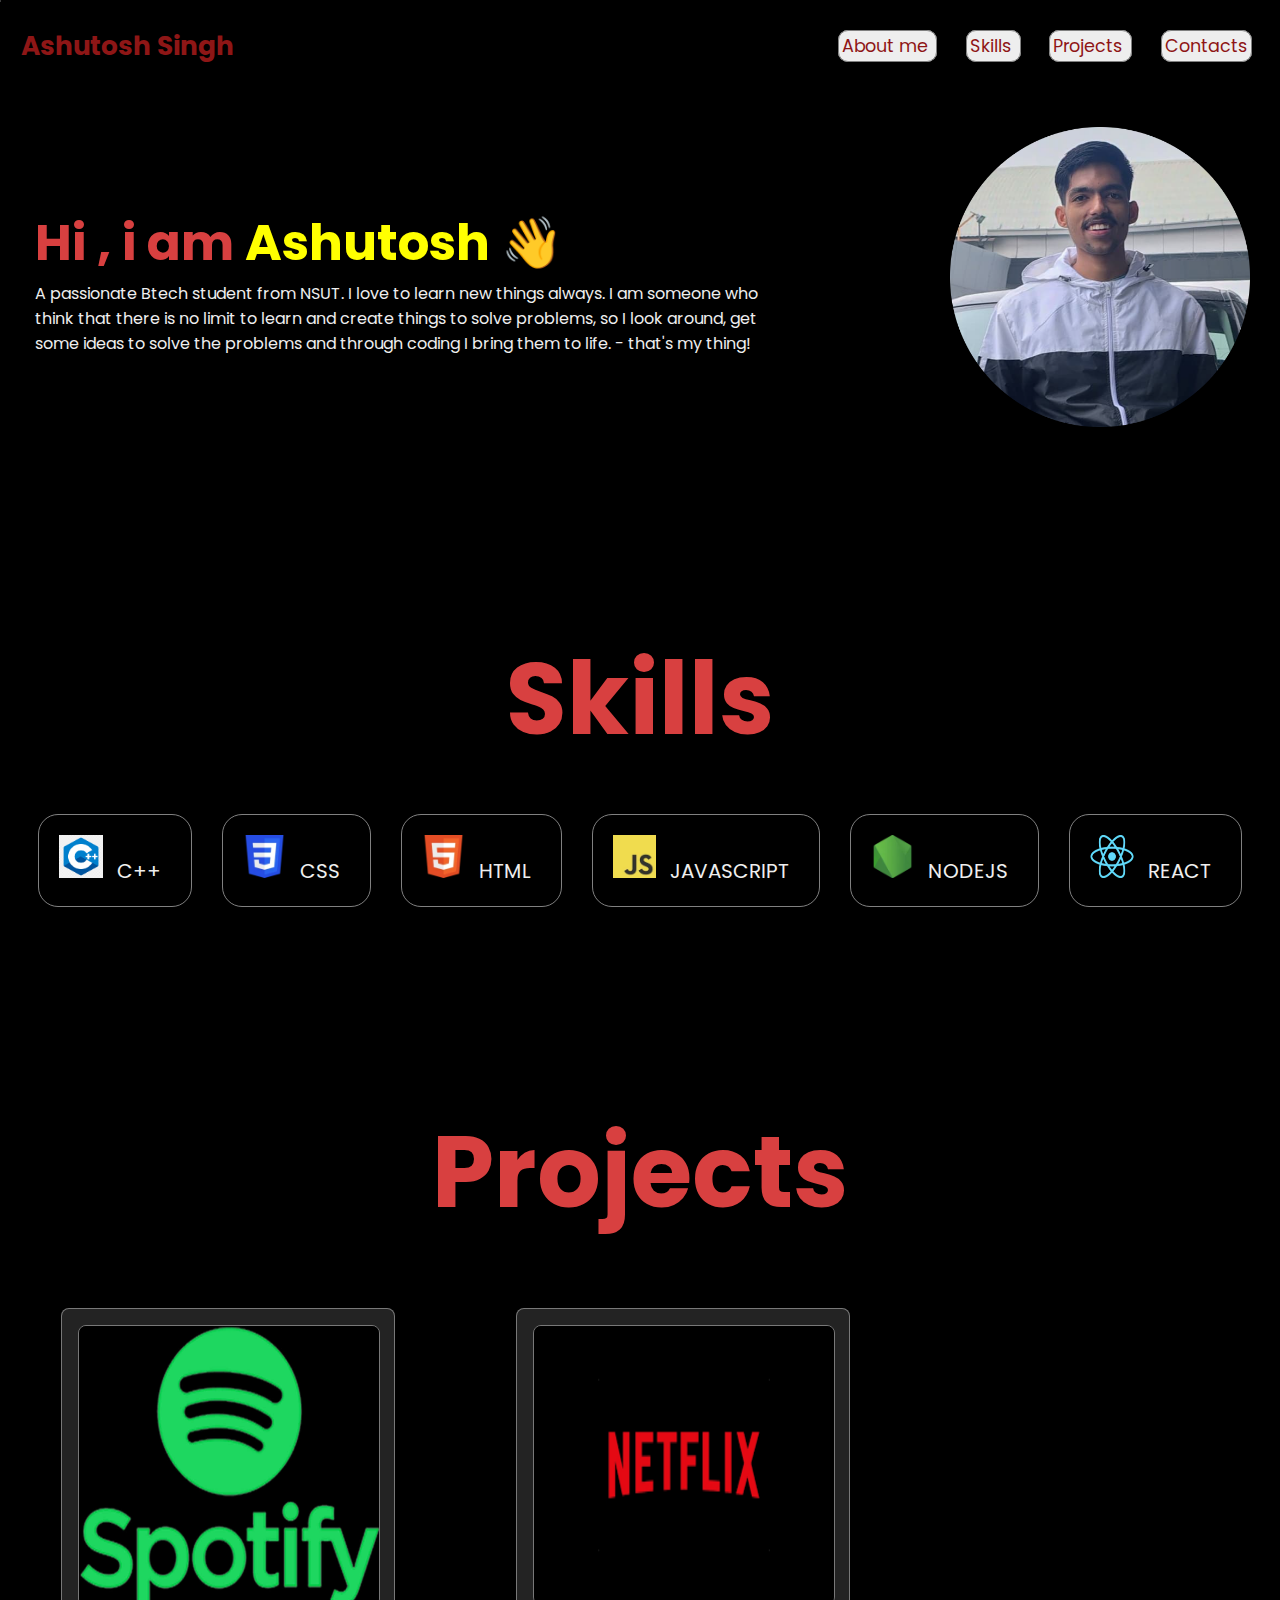
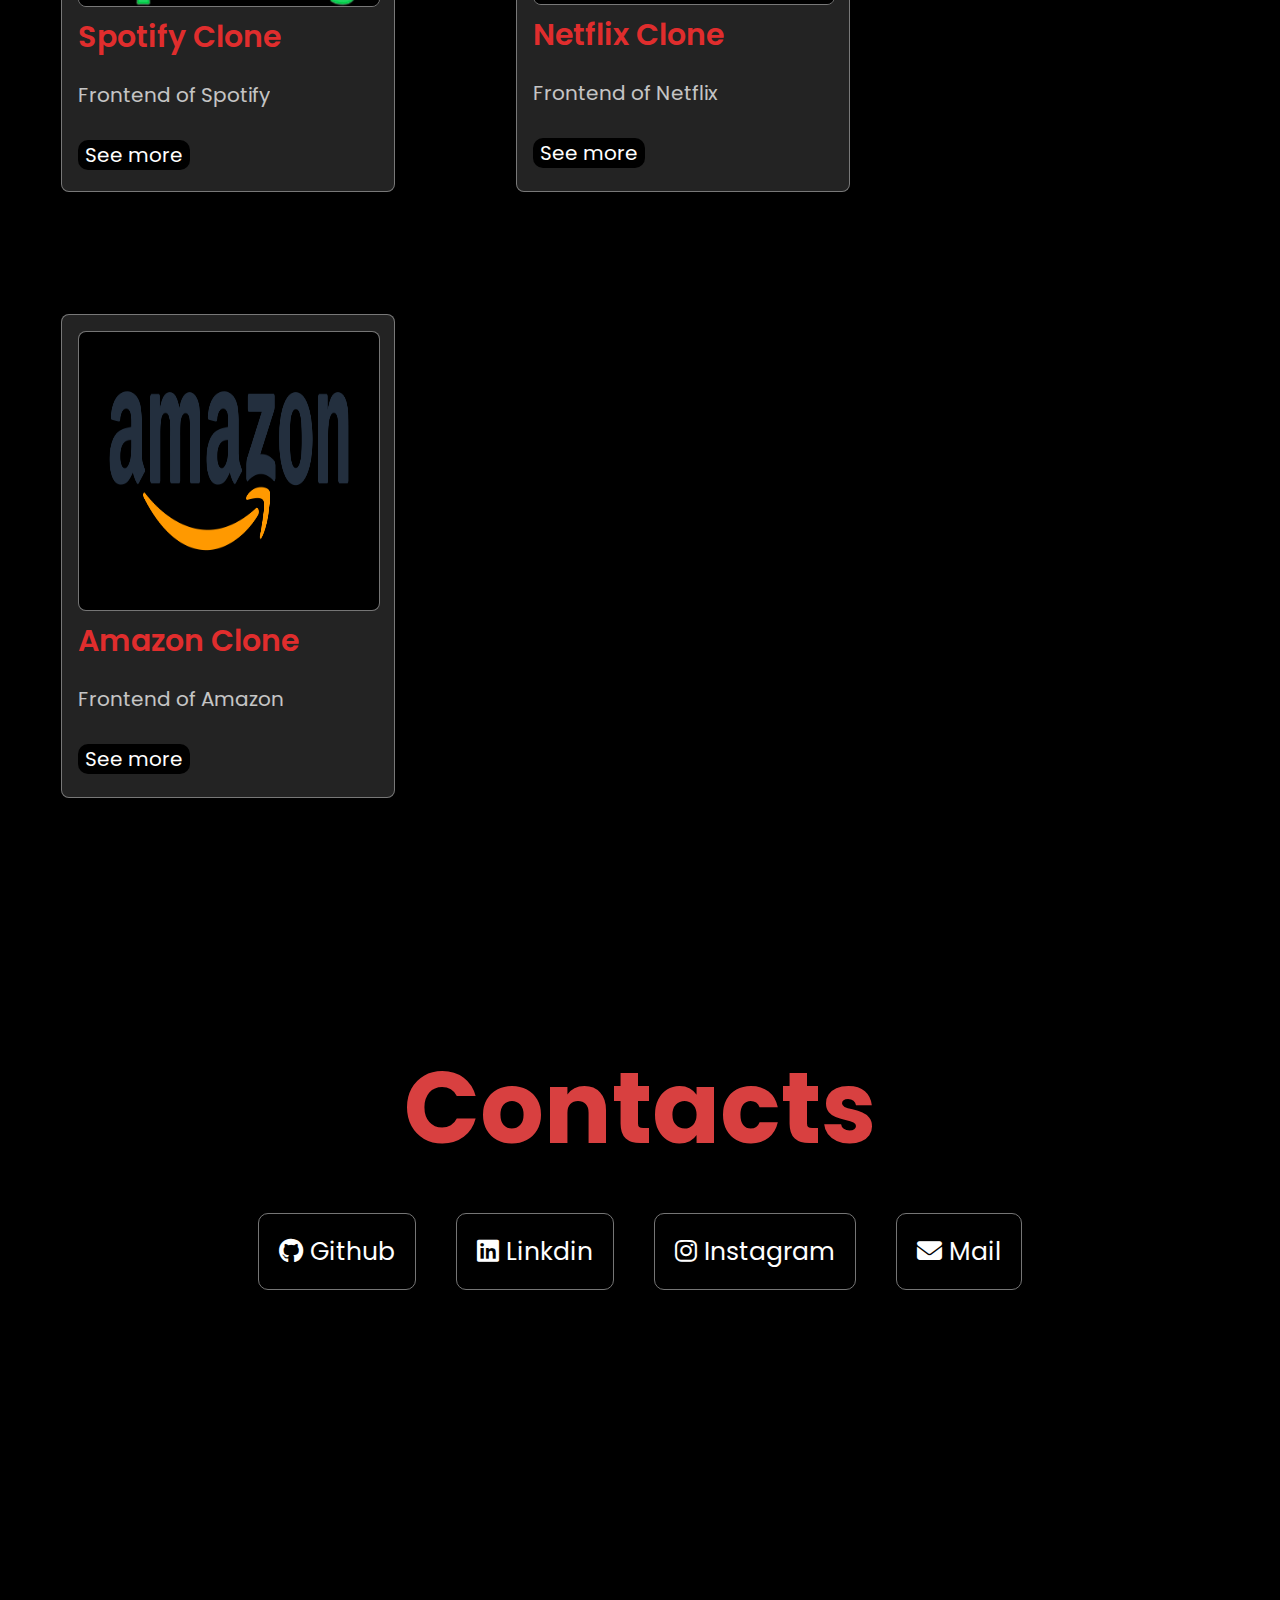
<file: index.html>
<!DOCTYPE html>
<html lang="en">
<head>
    <meta charset="UTF-8">
    <meta name="viewport" content="width=device-width, initial-scale=1.0">
    <link rel="stylesheet" href="https://cdnjs.cloudflare.com/ajax/libs/font-awesome/6.7.2/css/all.min.css" integrity="sha512-Evv84Mr4kqVGRNSgIGL/F/aIDqQb7xQ2vcrdIwxfjThSH8CSR7PBEakCr51Ck+w+/U6swU2Im1vVX0SVk9ABhg==" crossorigin="anonymous" referrerpolicy="no-referrer" />
    <link rel="preconnect" href="https://fonts.googleapis.com">
    <link rel="preconnect" href="https://fonts.gstatic.com" crossorigin>
    <link href="https://fonts.googleapis.com/css2?family=Poppins:wght@400;600&display=swap" rel="stylesheet">
    <link href="https://cdn.jsdelivr.net/npm/bootstrap@5.3.3/dist/css/bootstrap.min.css">
    <title>PORTFOLIO</title>
    <link rel="stylesheet" href="portfolio.css">

    <style type="text/css">
        html{
            scroll-behavior: smooth;
        }
    </style>
</head>
<body>


    <section class="sec1">
        <div class="navbar">
            <div class="navleft">
                <h2>Ashutosh Singh</h2>
            </div>
            <div class="navright">
                <div class="links">  
                    <a href="#About">
                        <span>About me</span>
                    </a>
                    <a href="#Skills">
                        <span>Skills</span>
                    </a>
                    <a href="#Projects">
                        <span>Projects</span>
                    </a>
                    <a href="#Contact">
                        <span>Contacts</span>
                    </a>
                </div>
            </div>
        </div>
    </section>

    <div class="gap"id="About"></div>

    <section class="sec2" >
        <div class="about">
            <div class="info">
                <h1 class="hi">Hi , i am </h1>
                <h1 class="name">Ashutosh 👋</h1>
                <p> A passionate  Btech student from NSUT. I love to learn new things always. I am someone who think that there is no limit to learn and create things to solve problems, so I look around, get some ideas to solve the problems and through coding I bring them to life. - that's my thing!</p>
            </div>

            <div class="photo">
                <img src="./ portfolio icons/photo.jpeg" alt="photo">
            </div>

        </div>

    </section>


    <div class="gap"id="Skills"></div>
    <section class="sec3" id="Skills">
        <div class="top">
            <h1>Skills </h1>
        </div>
        <div class="bottom">
            <div class="skills">
                <img src="./ portfolio icons/c++logo.png" >
                <span>C++</span>
            </div>
            <div class="skills">
                <img src="./ portfolio icons/css-logo.webp" >
                <span>CSS</span>
            </div>
            <div class="skills">
                <img src="./ portfolio icons/html-logo.webp" >
                <span>HTML</span>
            </div>
            <div class="skills">
                <img src="./ portfolio icons/javascript-logo.webp" >
                <span>JAVASCRIPT</span>
            </div>
            <div class="skills">
                <img src="./ portfolio icons/node-logo.webp" >
                <span>NODEJS</span>
            </div>
            <div class="skills">
                <img src="./ portfolio icons/react-logo.webp" >
                <span>REACT</span>
            </div>
        </div>
    </section>


    <div class="gap"id="Projects"></div>
    <section class="sec4" id="Projects">
        <div class="top">
            <h1>Projects </h1>
        </div>

        <div class="cards-container">
            <div class="card ">
              <img src="./ portfolio icons/spotify pic.jpeg"  class="card-img spo">
              <p class="card-title"> Spotify Clone</p>
              <p class="card-info"> Frontend of Spotify </p>
              <button> <a href="spotify.html"> See more</a></button>
            </div>
            <div class="card">
              <img src="./ portfolio icons/netflixpic.png" style="height: 278.44px;" class="card-img">
              <p class="card-title"> Netflix Clone</p>
              <p class="card-info"> Frontend of Netflix </p>
              <button> <a href="netflix.html"> See more</a></button>
            </div>
            <div class="card">
                <img src="./ portfolio icons/Amazon pic.png" style="background-color: black;  height:278.44px ;" class="card-img">
                <p class="card-title">Amazon Clone</p>
                <p class="card-info"> Frontend of Amazon </p>
                <button> <a href="amazon.html"> See more</a></button>
              </div>
        </div>
    </section>

    <div class="gap" id="Contact"></div>
    <section class="sec5" id="Contact">
        <div class="top">
            <h1>Contacts</h1>
        </div>
        <div class="contact">
            <div class="con">
                <a href="#"><i class="fa-brands fa-github"></i>
                <span>Github</span> </a>
            </div>
            <div class="con">
                <a href="https://www.linkedin.com/in/ashutosh-singh-214a6228a/"><i class="fa-brands fa-linkedin"></i>             
                <span>Linkdin</span>
                </a>
            </div>
            <div class="con">
                <a href="https://www.instagram.com/ashutosh__rajput___/?hl=en">
                <i class="fa-brands fa-instagram"></i>               
                <span>Instagram</span>
                </a>
            </div>
            <div class="con">
                <a href="mailto:ashutoshsingh5575@gamil.com">
                <i class="fa-solid fa-envelope"></i>             
                <span>Mail</span>
                </a>
            </div>
        </div>
    </section>
</body>
</html>
</file>
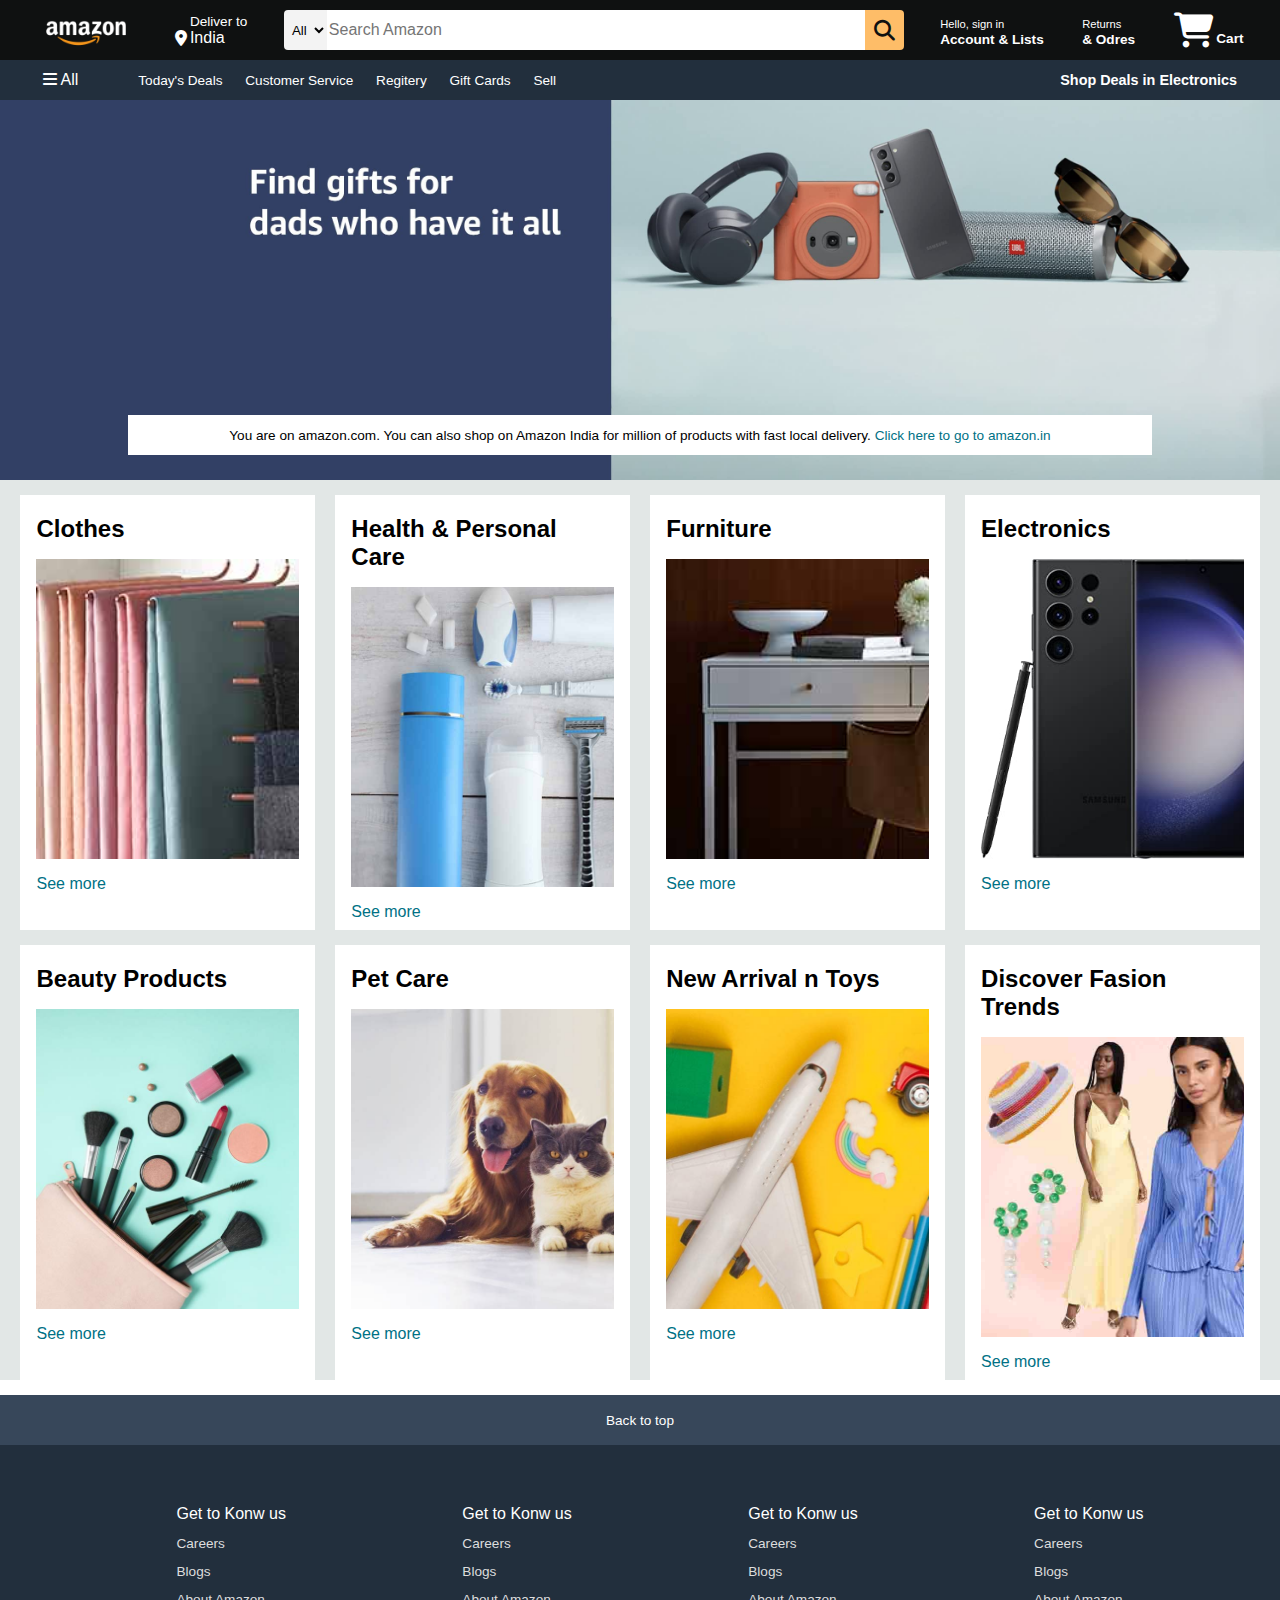
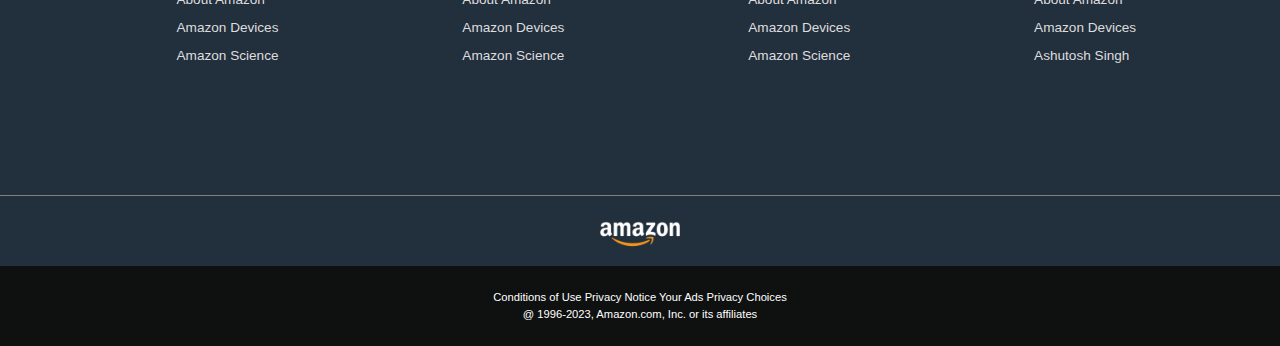
<file: amazon.html>
<!DOCTYPE html>
<html lang="en">
<head>
    <meta charset="UTF-8">
    <meta name="viewport" content="width=device-width, initial-scale=1.0">
    <link rel="stylesheet" href="amazon.css">
    <link rel="stylesheet" href="https://cdnjs.cloudflare.com/ajax/libs/font-awesome/6.7.2/css/all.min.css" integrity="sha512-Evv84Mr4kqVGRNSgIGL/F/aIDqQb7xQ2vcrdIwxfjThSH8CSR7PBEakCr51Ck+w+/U6swU2Im1vVX0SVk9ABhg==" crossorigin="anonymous" referrerpolicy="no-referrer" />
    <title>Document</title>
</head>
<body>
    <header>
        <div class="navbar " >
            <div class="nav-logo border " >
                <div class="logo"></div>
            </div>
            <div class="nav-address border">
                <p class="add-first">Deliver to </p>
                <div class="add-icon">
                    <i class="fa-solid fa-location-dot"></i>
                    <p class="add-second"> India</p>
                </div>
            </div>

            <div class="nav-search">
                <select class="search-select">
                    <option>All</option>
                </select>
                <input placeholder="Search Amazon" class="search-input">
                <div class="search-icon">
                    <i class="fa-solid fa-magnifying-glass"></i>
                </div>
            </div>

            <div class="nav-signin border">
                <p><span> Hello, sign in</span></p>
                <p class="nav-second"> Account & Lists</p>
            </div>

            <div class="nav-return border">
                <p><span> Returns</span></p>
                <p class="nav-second"> & Odres</p>
            </div>

            <div class="nav-cart border">
                <i class="fa-solid fa-cart-shopping"></i>
                Cart
            </div>
        </div>

        <div class="panel">
            <div class="panel-all border">
                <i class="fa-solid fa-bars"></i>
                All
            </div>

            <div class="panel-ops ">
                <p class="border">Today's Deals</p>
                <p class="border">Customer Service</p>
                <p class="border">Regitery</p>
                <p class="border">Gift Cards </p>
                <p class="border">Sell</p>
            </div>

            <div class="panel-deals border">
                Shop Deals in Electronics
            </div>
        </div>
    </header>

    <div class="hero-section">
        <div class="hero-msg">
            <p> You are on amazon.com. You can also shop on Amazon India for million of products with fast local delivery. <a>Click here to go to amazon.in</a></p>
        </div>
    </div>

    <div class="shop-section">
        <div class="box"> 
            <div class="box-content">
                <h2>Clothes</h2>
                <div class="box-img" style="background-image: url('./amazon icons/box1_image.jpg');" ></div>
                <p>See more</p>
            </div>
        </div>
        <div class="box"> 
                <div class="box-content">
                    <h2>Health & Personal Care</h2>
                    <div class="box-img" style="background-image: url('./amazon icons/box2_image.jpg');" ></div>
                    <p>See more</p>
                </div>
            
        </div>
        <div class=" box"> 
            
                <div class="box-content">
                    <h2>Furniture</h2>
                    <div class="box-img" style="background-image: url('./amazon icons/box3_image.jpg');" ></div>
                    <p>See more</p>
                </div>
          
        </div>
        <div class=" box"> 
           
                <div class="box-content">
                    <h2>Electronics</h2>
                    <div class="box-img" style="background-image: url('./amazon icons/box4_image.jpg');" ></div>
                    <p>See more</p>
                </div>
            
        </div>
        <div class=" box"> 
            <div class="box-content">
                <h2>Beauty Products</h2>
                <div class="box-img" style="background-image: url('./amazon icons/box5_image.jpg');" ></div>
                <p>See more</p>
            </div>
        </div>
        <div class=" box"> 
                <div class="box-content">
                    <h2>Pet Care</h2>
                    <div class="box-img" style="background-image: url('./amazon icons/box6_image.jpg');" ></div>
                    <p>See more</p>
                </div>
            
        </div>
        <div class="box"> 
            
                <div class="box-content">
                    <h2>New Arrival n Toys</h2>
                    <div class="box-img" style="background-image: url('./amazon icons/box7_image.jpg');" ></div>
                    <p>See more</p>
                </div>
          
        </div>
        <div class=" box"> 
    
                <div class="box-content">
                    <h2>Discover Fasion Trends</h2>
                    <div class="box-img" style="background-image: url('./amazon icons/box8_image.jpg');" ></div>
                    <p>See more</p>
                </div>
            
        </div>
    </div>

    <footer>
        <div class="foot-pannel1">
            Back to top 
        </div>

        <div class="foot-panel2">
            <ul>
                <p>Get to Konw us</p>
                <a >Careers</a>
                <a>Blogs</a>
                <a > About Amazon </a>
                <a> Amazon Devices</a>
                <a > Amazon Science</a>
            </ul>
            <ul>
                <p>Get to Konw us</p>
                <a >Careers</a>
                <a>Blogs</a>
                <a > About Amazon </a>
                <a> Amazon Devices</a>
                <a > Amazon Science</a>
            </ul>
            <ul>
                <p>Get to Konw us</p>
                <a >Careers</a>
                <a>Blogs</a>
                <a > About Amazon </a>
                <a> Amazon Devices</a>
                <a > Amazon Science</a>
            </ul>
            <ul>
                <p>Get to Konw us</p>
                <a >Careers</a>
                <a>Blogs</a>
                <a > About Amazon </a>
                <a> Amazon Devices</a>
                <a > Ashutosh Singh</a>
            </ul>
        </div>

        <div class="foot-panel3">
            <div class="logo"></div>
        </div>
        
        <div class="foot-panel4">
            <div class="pages">
                <a>Conditions of Use</a>
                <a> Privacy Notice</a>
                <a> Your Ads Privacy Choices</a>
            </div>
            <div class="copyright">
                @ 1996-2023, Amazon.com, Inc. or its affiliates
            </div>
        </div>
    </footer>
</body>
</html>
</file>
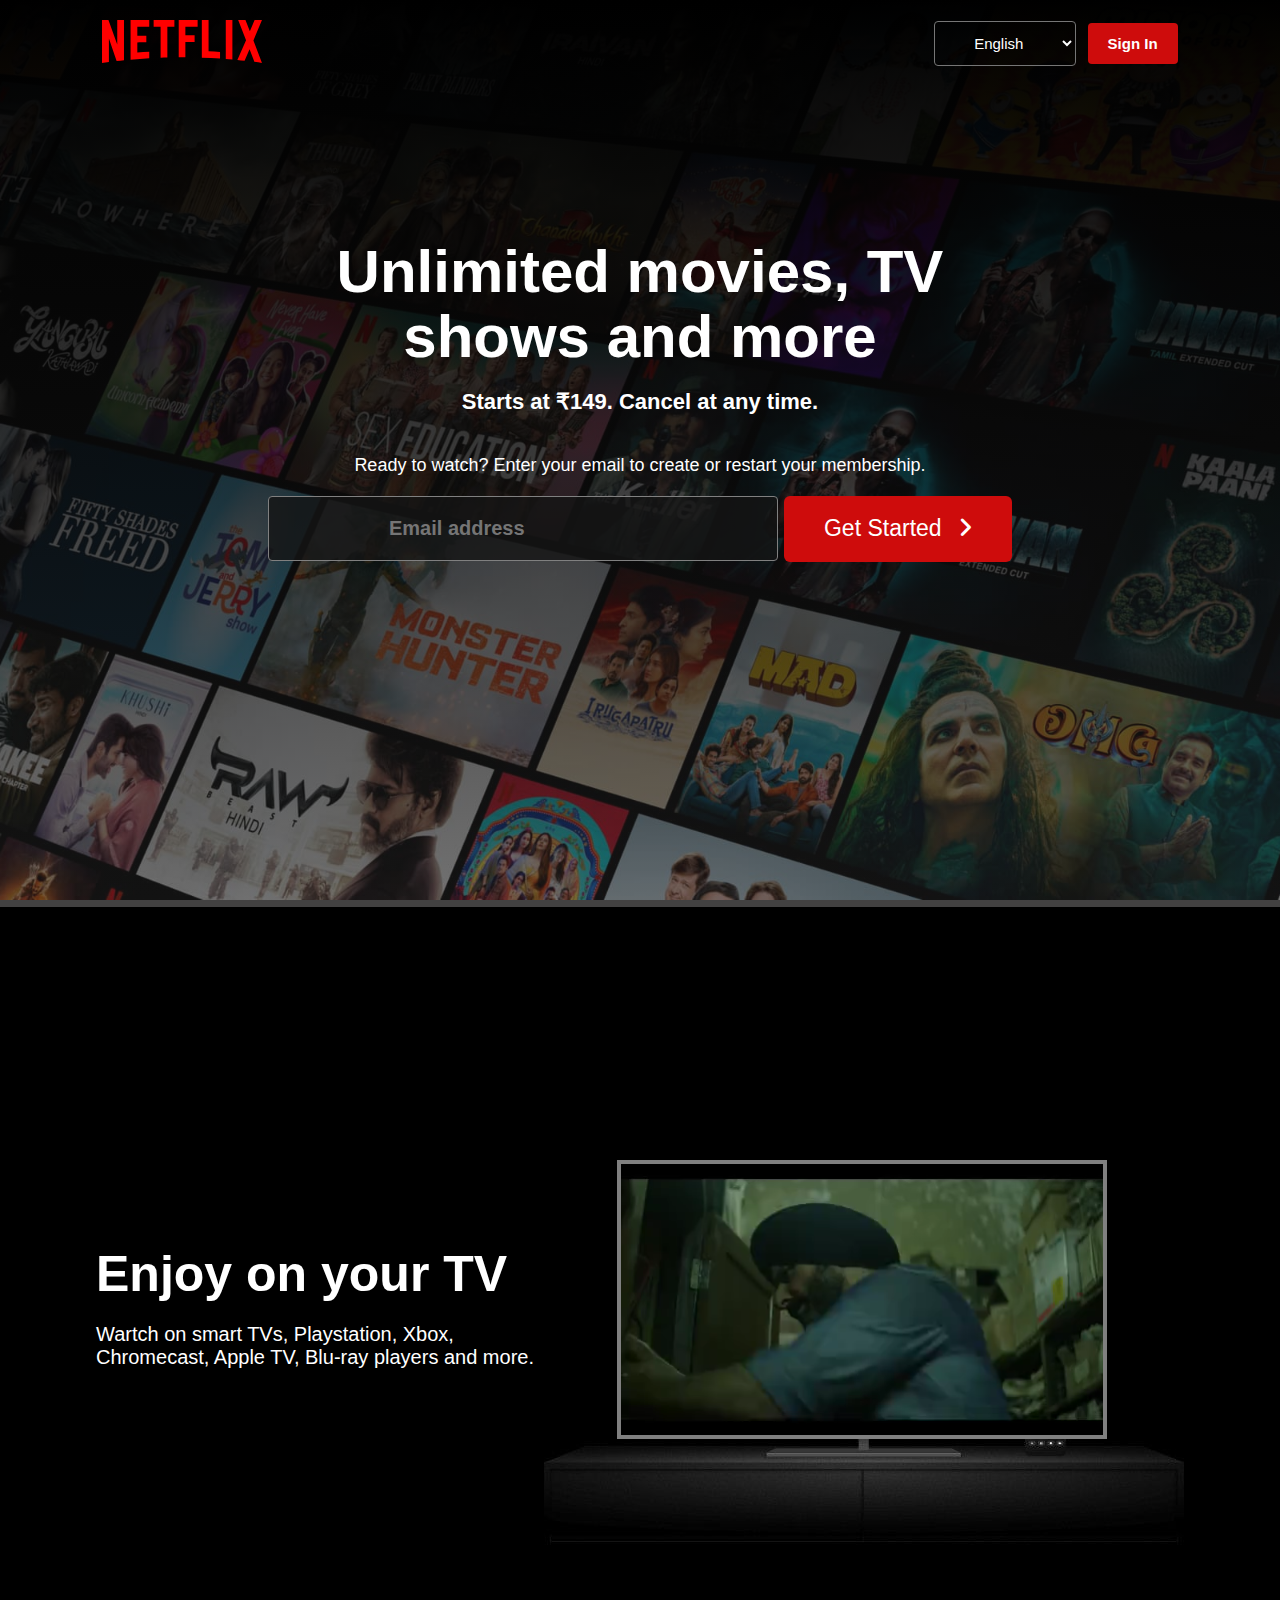
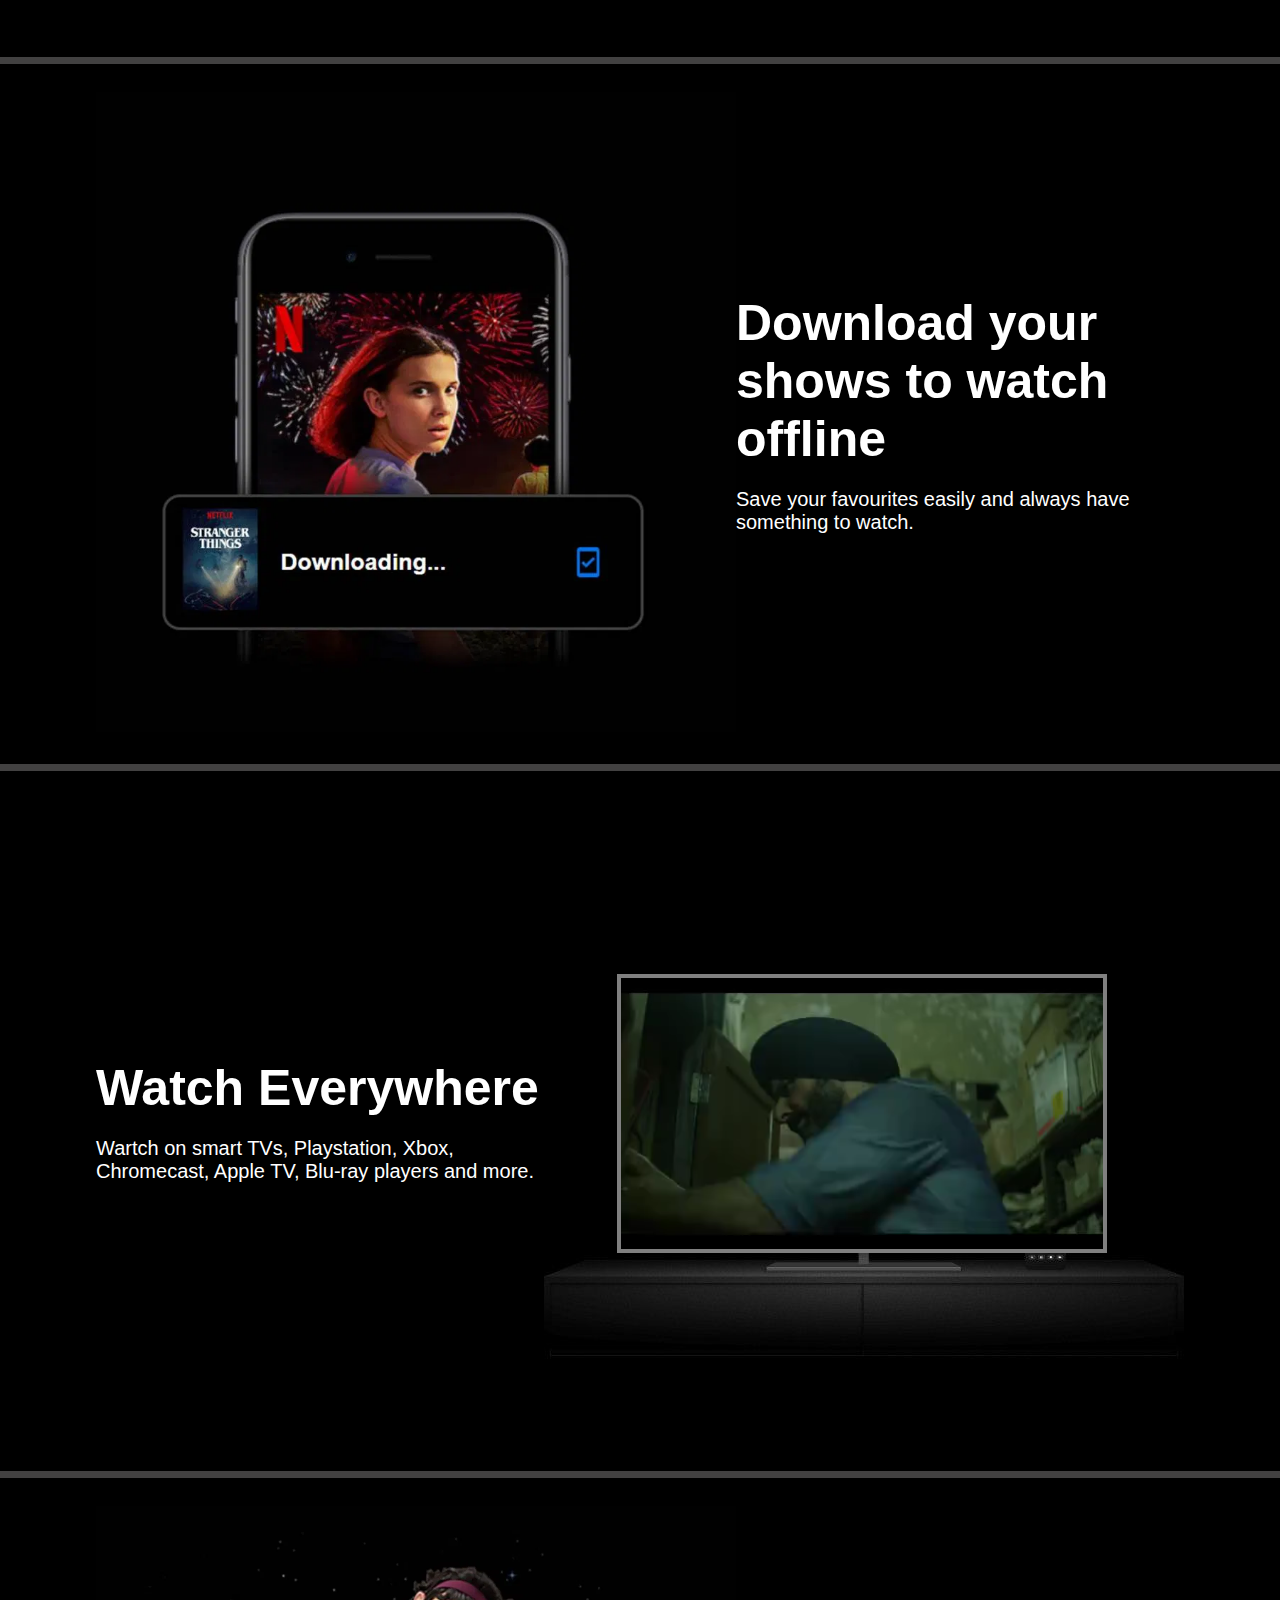
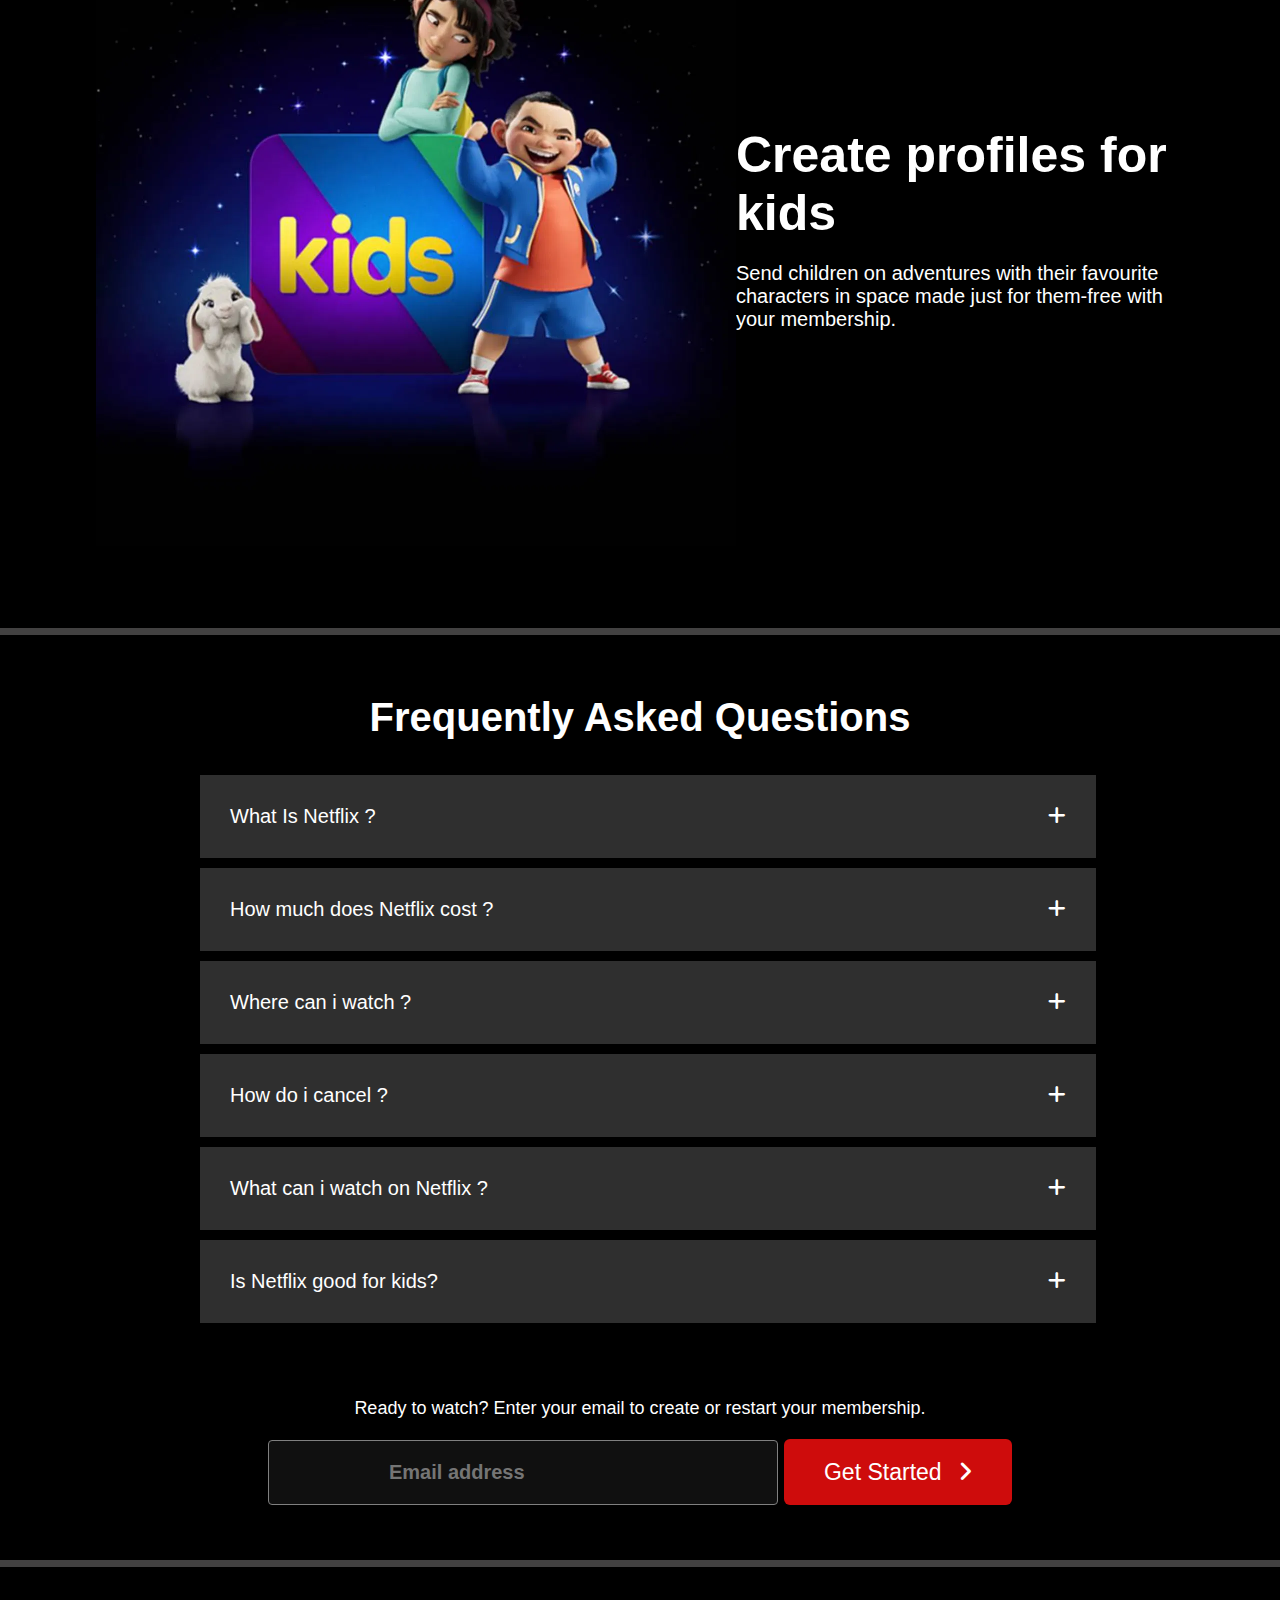
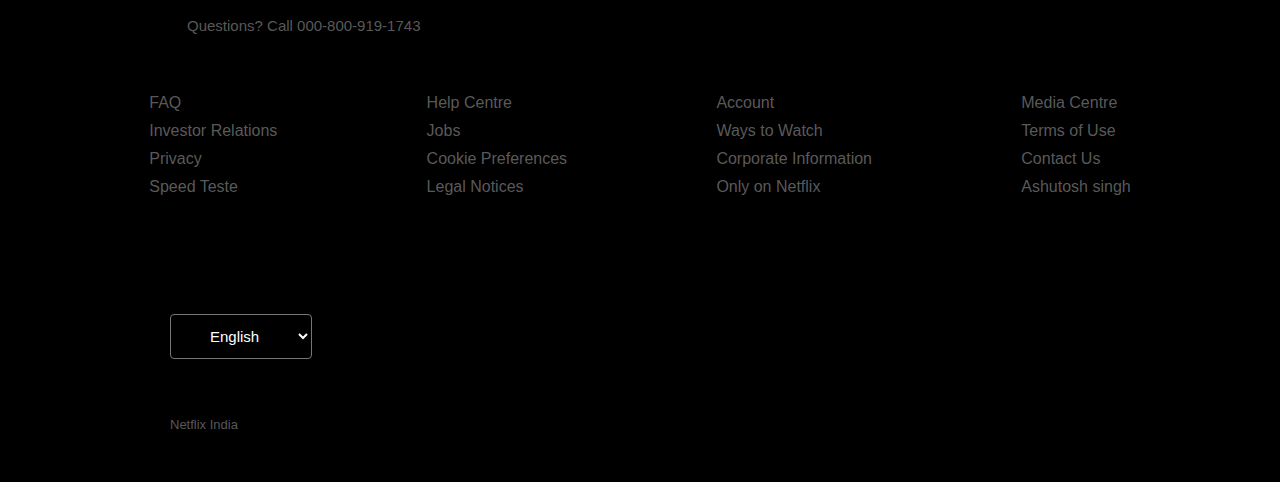
<file: netflix.html>
<!DOCTYPE html>
<html lang="en">
<head>
    <meta charset="UTF-8">
    <meta name="viewport" content="width=device-width, initial-scale=1.0">
    <link rel="stylesheet" href="https://cdnjs.cloudflare.com/ajax/libs/font-awesome/6.7.2/css/all.min.css" integrity="sha512-Evv84Mr4kqVGRNSgIGL/F/aIDqQb7xQ2vcrdIwxfjThSH8CSR7PBEakCr51Ck+w+/U6swU2Im1vVX0SVk9ABhg==" crossorigin="anonymous" referrerpolicy="no-referrer" />
    <link rel="stylesheet" href="netflix.css">
    <title>Netflix- Watch Video Everywhere</title>
</head>
<body>
    <header>
        <nav>
            <div class="logo">
            <img src="./netflix icons/logo.svg" alt="">
            </div>
        <div>
            
            <select name="" id="">
                <option></i>English</option>
                <option>Hindi</option>
            </select>
            <button class="Sign-btn">Sign In</button>
        </div>
        </nav>

        <div class="header-txt">
            <h1>Unlimited movies, TV</h1>
            <h1>shows and more</h1>
            <h3>Starts at ₹149. Cancel at any time.</h3>
            <p>Ready to watch? Enter your email to create or restart your membership.</p>

            <form action="#" class="email">
                <input type="email" placeholder="Email address">
                <button>Get Started <i class="fa-solid fa-angle-right"></i></button>
            </form>
        </div>
    </header>
    <hr>


    <div class="container">
        <div class="body-section first">
            <div class="text-col">
                <h2>Enjoy on your TV</h2>
                <p>Wartch on smart TVs, Playstation, Xbox, Chromecast, Apple TV, Blu-ray players and more.</p>
            </div>
            <div class="img-col">
                <img src="./netflix icons/tv.jpeg" alt="">
                <video src="./netflix icons/video1.m4v" autoplay loop muted></video>
            </div>
        </div>

        <hr>

        <div class="body-section second">
            <div class="img-col">
                <img src="./netflix icons/container2.webp" alt="">
 
            </div>
            <div class="text-col">
                <h2>Download your shows to watch offline</h2>
                <p>Save your favourites easily and always have something to watch.</p>
            </div>
        </div>

        <hr>

        <div class="body-section thired">
            <div class="text-col">
                <h2>Watch Everywhere</h2>
                <p>Wartch on smart TVs, Playstation, Xbox, Chromecast, Apple TV, Blu-ray players and more.</p>
            </div>
            <div class="img-col">
                <img src="./netflix icons/tv.jpeg" alt="">
                <video src="./netflix icons/video1.m4v" autoplay loop muted></video>
            </div>
        </div>

        <hr>
        <div class="body-section fourth ">
            <div class="img-col">
                <img src="./netflix icons/container4-netflix.webp" alt="">
                
            </div>
            <div class="text-col">
                <h2>Create profiles for kids</h2>
                <p>Send children on adventures with their favourite characters in space made just for them-free with your membership.</p>
            </div>
        </div>
    </div>
<hr>
    <div class="faq">
        <h1>Frequently Asked Questions </h1>
        <ul>
            <li>What Is Netflix ?<i class="fa-solid fa-plus"></i></li>
            <li>How much does Netflix cost ?<i class="fa-solid fa-plus"></i></li>
            <li>Where can i watch ?<i class="fa-solid fa-plus"></i></li>
            <li>How do i cancel ?<i class="fa-solid fa-plus"></i></li>
            <li>What can i watch on Netflix ?<i class="fa-solid fa-plus"></i></li>
            <li>Is Netflix good for kids?<i class="fa-solid fa-plus"></i></li>

        </ul>


        <div class="faq-footer">
            <div class="header-txt">
                
                <p>Ready to watch? Enter your email to create or restart your membership.</p>
    
                <form action="#" class="email">
                    <input type="email" placeholder="Email address">
                    <button>Get Started <i class="fa-solid fa-angle-right"></i></button>
                </form>
            </div>
        </div>
    </div>

  <hr>

    <div class="footer">
        <h3 >Questions? Call 000-800-919-1743</h3>

        <div class="foot-panel2">
            <ul>
                <a >FAQ</a>
                <a > Investor Relations</a>
                <a>Privacy</a>
                <a > Speed Teste</a>
            </ul>
            <ul>
                <a>Help Centre</a>
                <a > Jobs </a>
                <a>Cookie Preferences</a>
                <a > Legal Notices</a>
            </ul>
            <ul>
                <a> Account</a>
                <a >  Ways to Watch </a>
                <a> Corporate Information</a>
                <a > Only on Netflix</a>
            </ul>
            <ul>
                <a>Media Centre</a>
                <a >Terms of Use </a>
                <a> Contact Us</a>
                <a > Ashutosh singh</a>
            </ul>
        </div>
        <div>
            
            <select class="footlang">
                <option></i>English</option>
                <option>Hindi</option>
            </select>
        </div>

    </div>
    <div class="last">

        <p>Netflix India</p>
    </div>


</body>
</html>
</file>
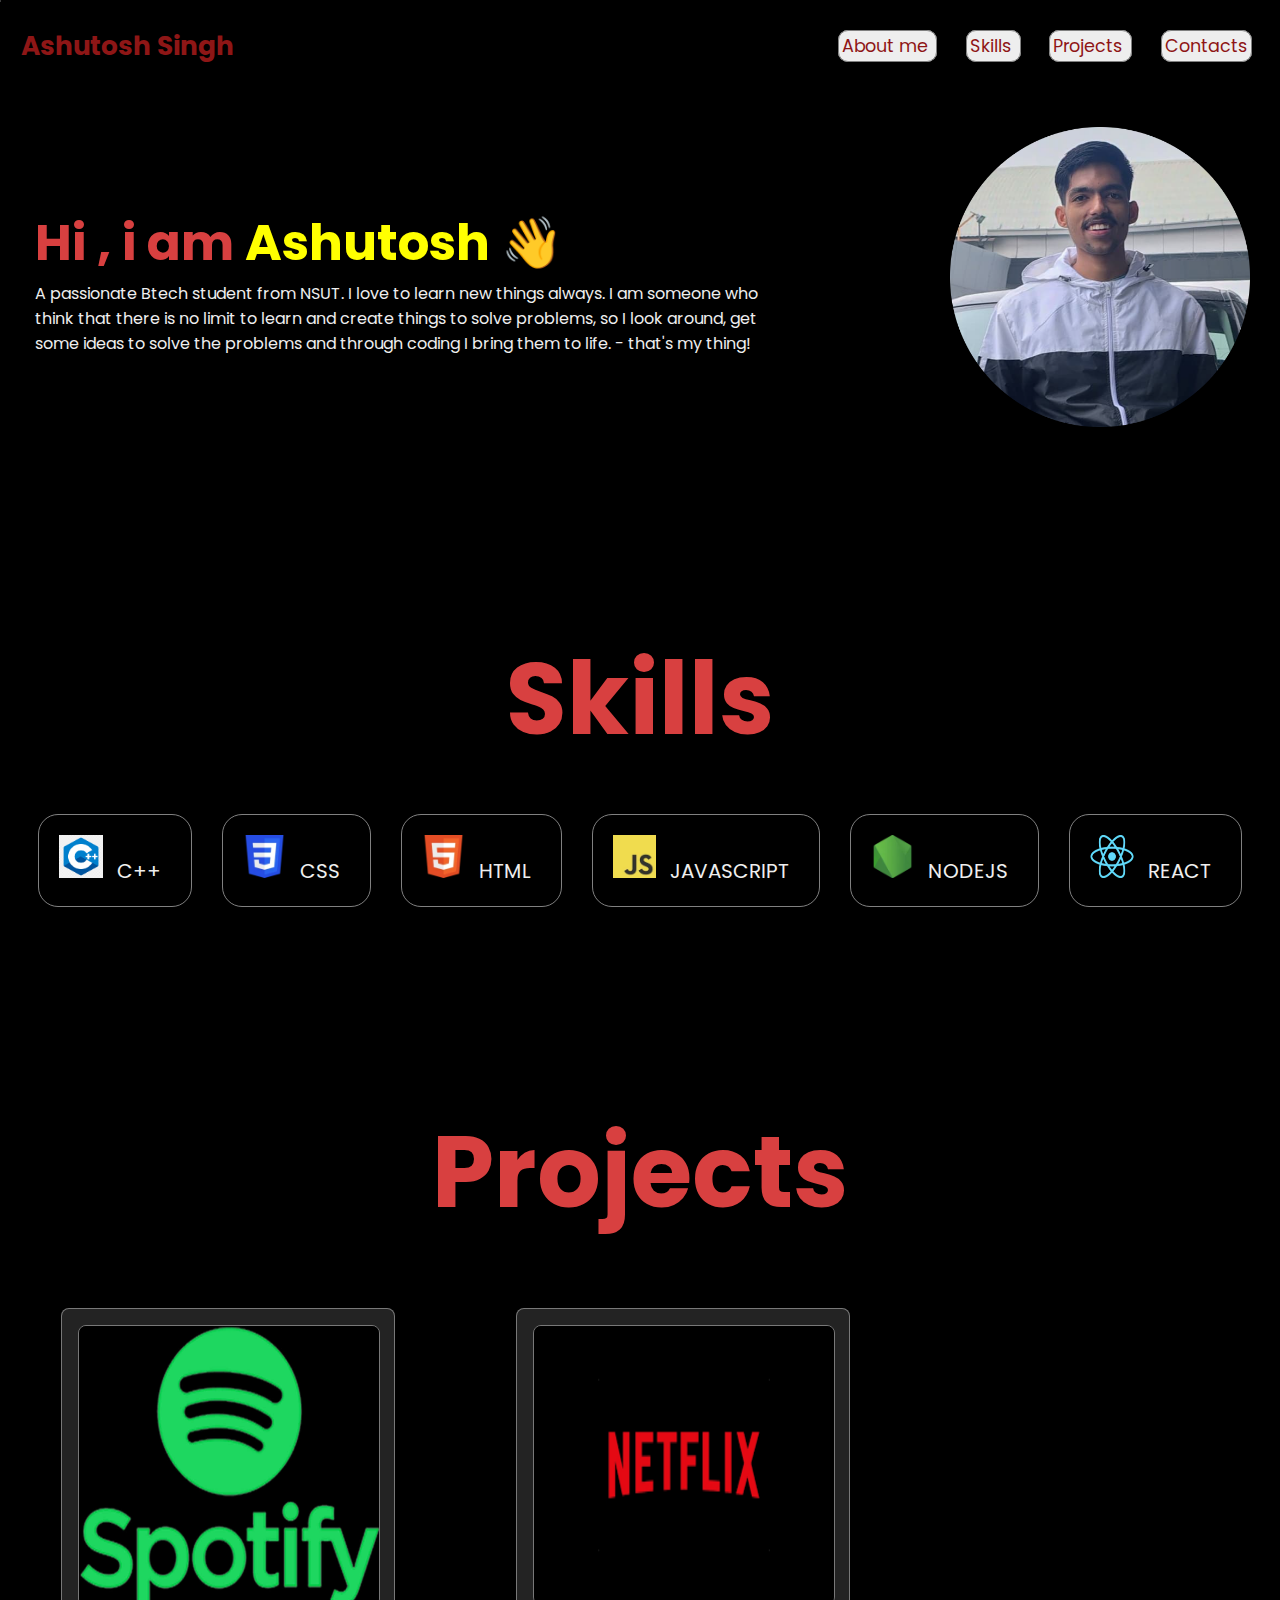
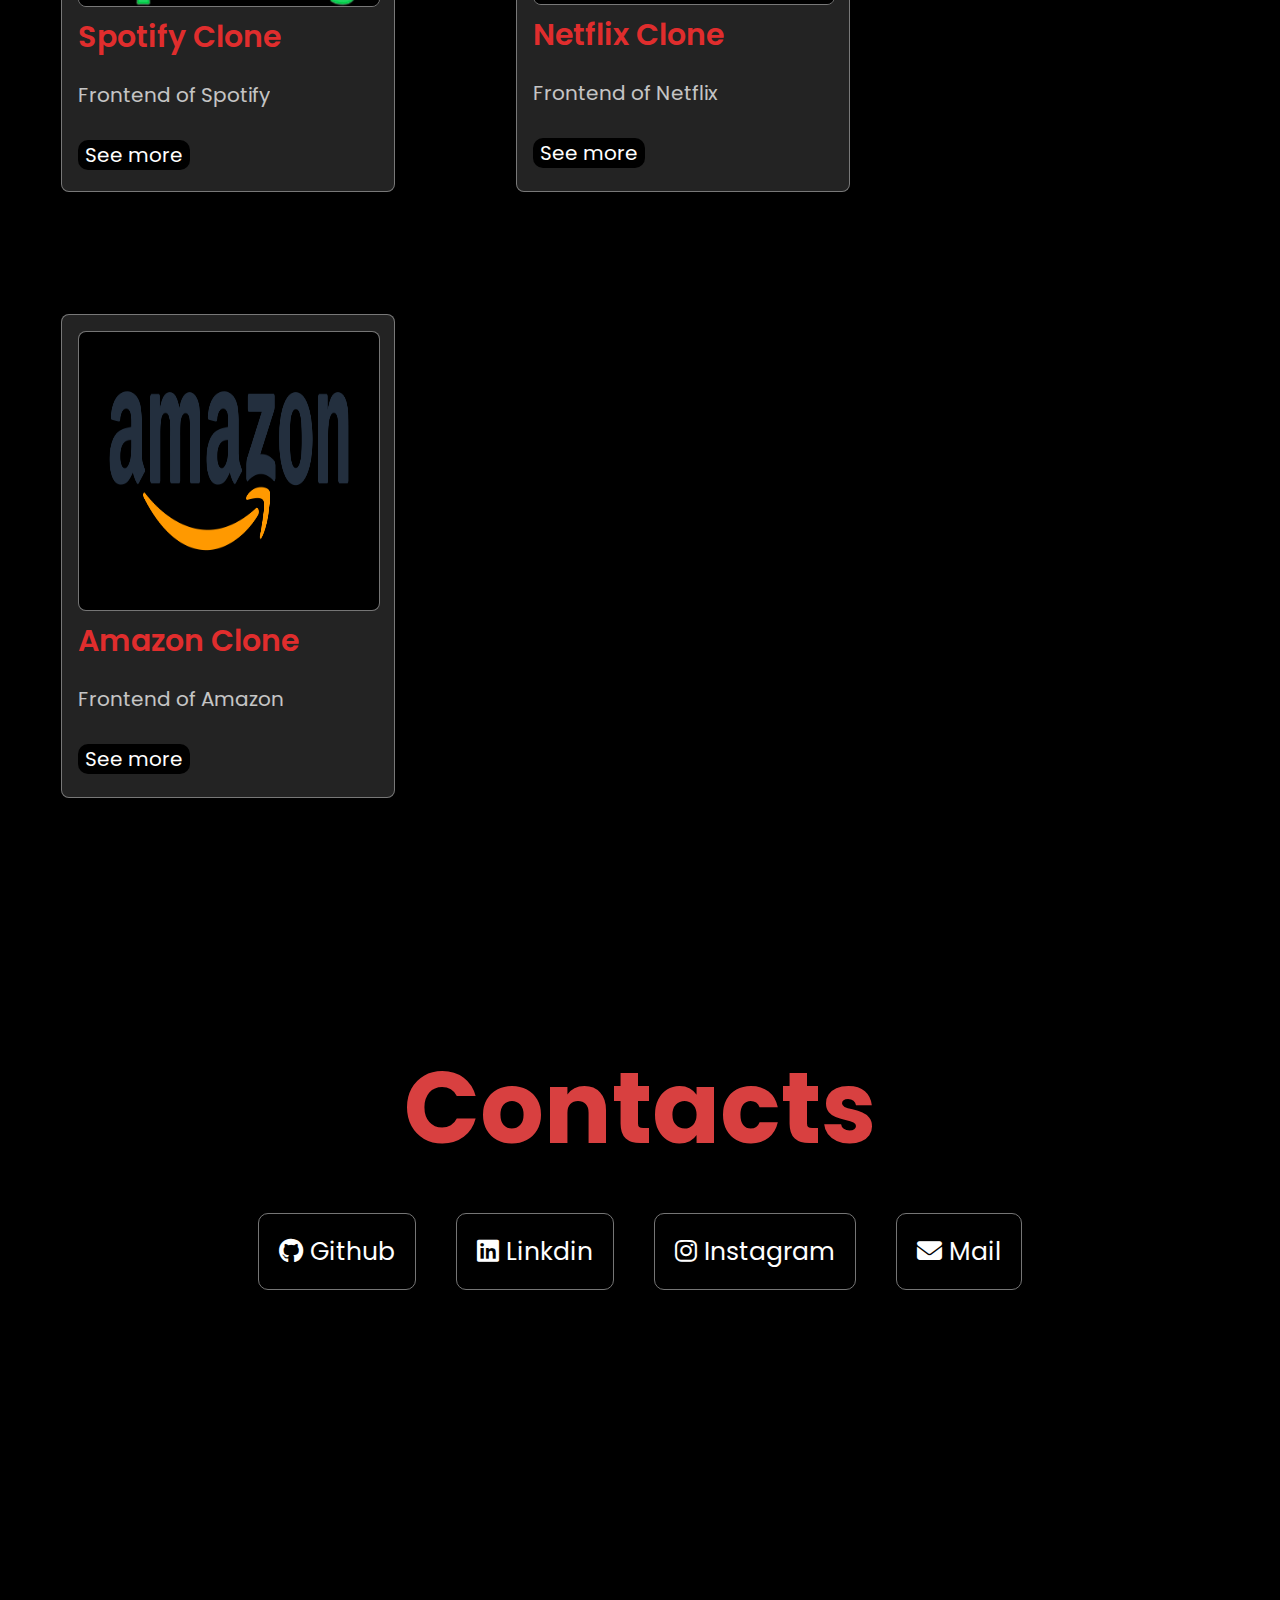
<file: portfolio.html>
<!DOCTYPE html>
<html lang="en">
<head>
    <meta charset="UTF-8">
    <meta name="viewport" content="width=device-width, initial-scale=1.0">
    <link rel="stylesheet" href="https://cdnjs.cloudflare.com/ajax/libs/font-awesome/6.7.2/css/all.min.css" integrity="sha512-Evv84Mr4kqVGRNSgIGL/F/aIDqQb7xQ2vcrdIwxfjThSH8CSR7PBEakCr51Ck+w+/U6swU2Im1vVX0SVk9ABhg==" crossorigin="anonymous" referrerpolicy="no-referrer" />
    <link rel="preconnect" href="https://fonts.googleapis.com">
    <link rel="preconnect" href="https://fonts.gstatic.com" crossorigin>
    <link href="https://fonts.googleapis.com/css2?family=Poppins:wght@400;600&display=swap" rel="stylesheet">
    <link href="https://cdn.jsdelivr.net/npm/bootstrap@5.3.3/dist/css/bootstrap.min.css">
    <title>Document</title>
    <link rel="stylesheet" href="portfolio.css">

    <style type="text/css">
        html{
            scroll-behavior: smooth;
        }
    </style>
</head>
<body>


    <section class="sec1">
        <div class="navbar">
            <div class="navleft">
                <h2>Ashutosh Singh</h2>
            </div>
            <div class="navright">
                <div class="links">  
                    <a href="#About">
                        <span>About me</span>
                    </a>
                    <a href="#Skills">
                        <span>Skills</span>
                    </a>
                    <a href="#Projects">
                        <span>Projects</span>
                    </a>
                    <a href="#Contact">
                        <span>Contacts</span>
                    </a>
                </div>
            </div>
        </div>
    </section>

    <div class="gap"id="About"></div>

    <section class="sec2" >
        <div class="about">
            <div class="info">
                <h1 class="hi">Hi , i am </h1>
                <h1 class="name">Ashutosh 👋</h1>
                <p> A passionate  Btech student from NSUT. I love to learn new things always. I am someone who think that there is no limit to learn and create things to solve problems, so I look around, get some ideas to solve the problems and through coding I bring them to life. - that's my thing!</p>
            </div>

            <div class="photo">
                <img src="./ portfolio icons/photo.jpeg" alt="photo">
            </div>

        </div>

    </section>


    <div class="gap"id="Skills"></div>
    <section class="sec3" id="Skills">
        <div class="top">
            <h1>Skills </h1>
        </div>
        <div class="bottom">
            <div class="skills">
                <img src="./ portfolio icons/c++logo.png" >
                <span>C++</span>
            </div>
            <div class="skills">
                <img src="./ portfolio icons/css-logo.webp" >
                <span>CSS</span>
            </div>
            <div class="skills">
                <img src="./ portfolio icons/html-logo.webp" >
                <span>HTML</span>
            </div>
            <div class="skills">
                <img src="./ portfolio icons/javascript-logo.webp" >
                <span>JAVASCRIPT</span>
            </div>
            <div class="skills">
                <img src="./ portfolio icons/node-logo.webp" >
                <span>NODEJS</span>
            </div>
            <div class="skills">
                <img src="./ portfolio icons/react-logo.webp" >
                <span>REACT</span>
            </div>
        </div>
    </section>


    <div class="gap"id="Projects"></div>
    <section class="sec4" id="Projects">
        <div class="top">
            <h1>Projects </h1>
        </div>

        <div class="cards-container">
            <div class="card ">
              <img src="./ portfolio icons/spotify pic.jpeg"  class="card-img spo">
              <p class="card-title"> Spotify Clone</p>
              <p class="card-info"> Frontend of Spotify </p>
              <button> <a href="spotify.html"> See more</a></button>
            </div>
            <div class="card">
              <img src="./ portfolio icons/netflixpic.png" style="height: 278.44px;" class="card-img">
              <p class="card-title"> Netflix Clone</p>
              <p class="card-info"> Frontend of Netflix </p>
              <button> <a href="netflix.html"> See more</a></button>
            </div>
            <div class="card">
                <img src="./ portfolio icons/Amazon pic.png" style="background-color: black;  height:278.44px ;" class="card-img">
                <p class="card-title">Amazon Clone</p>
                <p class="card-info"> Frontend of Amazon </p>
                <button> <a href="amazon.html"> See more</a></button>
              </div>
        </div>
    </section>

    <div class="gap" id="Contact"></div>
    <section class="sec5" id="Contact">
        <div class="top">
            <h1>Contacts</h1>
        </div>
        <div class="contact">
            <div class="con">
                <a href="#"><i class="fa-brands fa-github"></i>
                <span>Github</span> </a>
            </div>
            <div class="con">
                <a href="https://www.linkedin.com/in/ashutosh-singh-214a6228a/"><i class="fa-brands fa-linkedin"></i>             
                <span>Linkdin</span>
                </a>
            </div>
            <div class="con">
                <a href="https://www.instagram.com/ashutosh__rajput___/?hl=en">
                <i class="fa-brands fa-instagram"></i>               
                <span>Instagram</span>
                </a>
            </div>
            <div class="con">
                <a href="mailto:ashutoshsingh5575@gamil.com">
                <i class="fa-solid fa-envelope"></i>             
                <span>Mail</span>
                </a>
            </div>
        </div>
    </section>
</body>
</html>
</file>
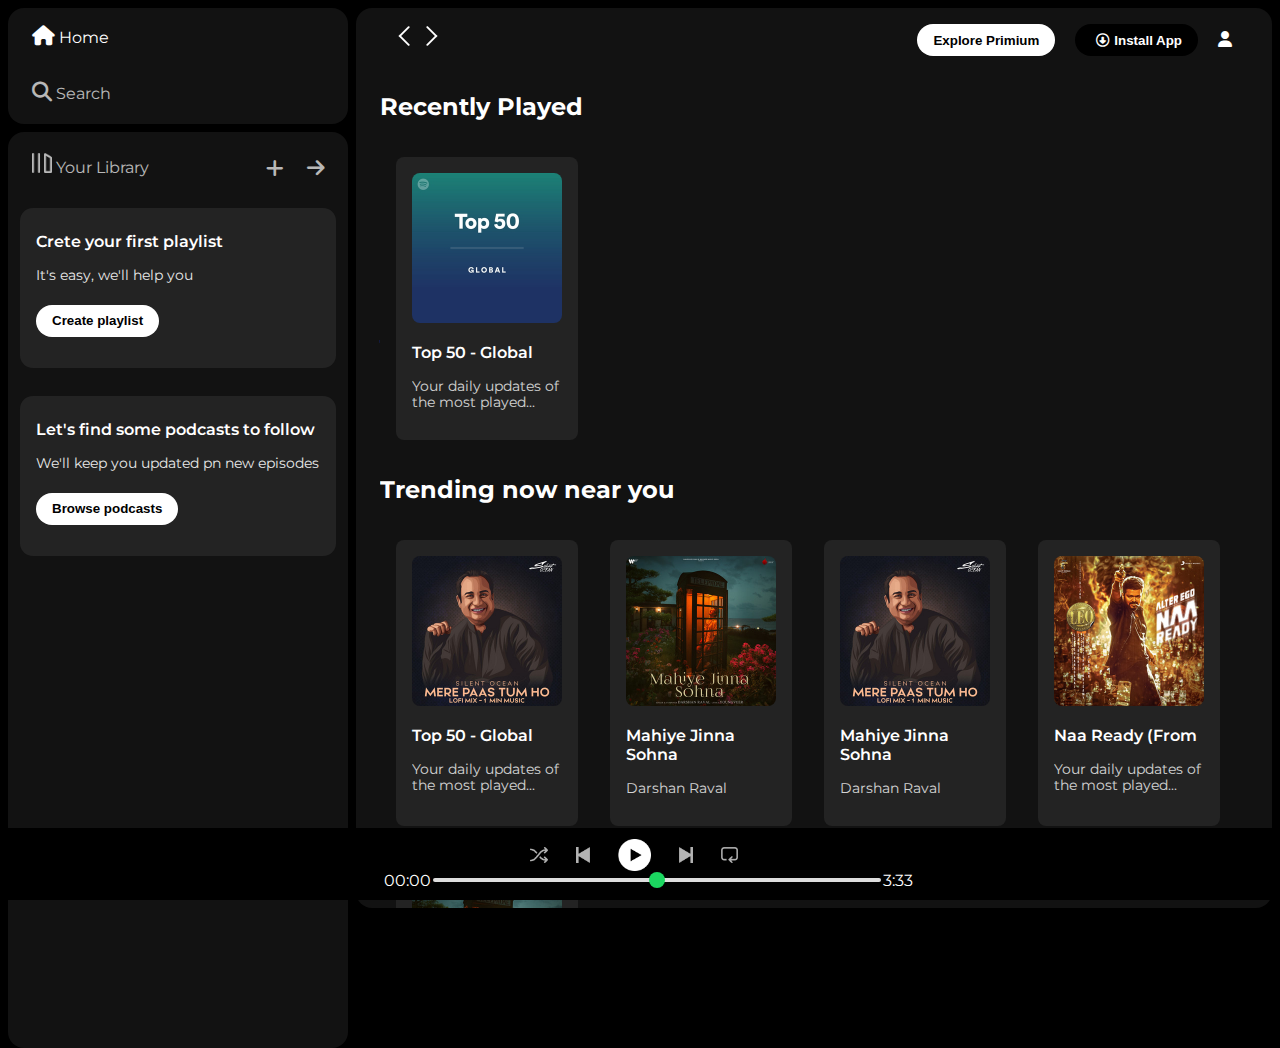
<file: spotify.html>
<!DOCTYPE html>
<html lang="en">
<head>
    <meta charset="UTF-8">
    <meta name="viewport" content="width=device-width, initial-scale=1.0">
    <link rel="stylesheet" href="https://cdnjs.cloudflare.com/ajax/libs/font-awesome/6.7.2/css/all.min.css" integrity="sha512-Evv84Mr4kqVGRNSgIGL/F/aIDqQb7xQ2vcrdIwxfjThSH8CSR7PBEakCr51Ck+w+/U6swU2Im1vVX0SVk9ABhg==" crossorigin="anonymous" referrerpolicy="no-referrer" />
    <link rel="icon" href="./spotify icons/logo.png">
    <title>Spotify - Web Player: Music for everyone</title>
    <link rel="stylesheet" href="spotify.css">
    <link rel="preconnect" href="https://fonts.googleapis.com">
    <link rel="preconnect" href="https://fonts.gstatic.com" crossorigin>
    <link href="https://fonts.googleapis.com/css2?family=Montserrat:ital,wght@0,100..900;1,100..900&display=swap" rel="stylesheet">
</head>
<body>
    <div class="main">
        <div class="sidebar">
            <div class="nav">
                <div class="nav-option" style="opacity: 1;">
                    <i class="fa-solid fa-house"></i>
                    <a href="#">Home</a>
                </div>
                <div class="nav-option">
                    <i class="fa-solid fa-magnifying-glass"></i>
                    <a href="#">Search</a>
                </div>
            </div>
            <div class="library">
                <div class="options">
                    <div class="library-option nav-option">
                        <img src="./spotify icons/library_icon.png" >
                        <a href="#">Your Library</a>
                    </div>
                    <div class="icons">
                        <i class="fa-solid fa-plus"></i>
                        <i class="fa-solid fa-arrow-right"></i>
                    </div>
                </div>
                <div class="library-box">
                    <div class="box">
                        <p class="boxp1">Crete your first playlist </p>
                        <p class="boxp2">It's easy, we'll help you</p>
                        <button class="badge"> Create playlist</button>
                    </div>
                    <div class="box">
                        <p class="boxp1">Let's find some podcasts to follow </p>
                        <p class="boxp2">We'll keep you updated pn new episodes</p>
                        <button class="badge"> Browse podcasts </button>
                    </div>
                </div>
            </div>
        </div>
        <div class="main-content">
            <div class="sticky-nav">
                <div class="sticky-nav-icons">
                    <img src="./spotify icons/backward_icon.png" >
                    <img src="./spotify icons/forward_icon.png" class="hide">
                </div>
                <div class="sticky-nav-option ">
                    <button class="badge nav-item hide"> Explore Primium </button>
                    <button class="badge nav-item dark-badge"> <i class="fa-regular fa-circle-down" style="margin: 5px;"></i>Install App </button>
                    <i class="fa-solid fa-user" style="margin-right: 1rem;"></i>
                 </div>
               
            </div>
            <h2>Recently Played</h2>
             <div class="cards-container">
                <div class="card">
                  <img src="./spotify icons/card1img.jpeg"  class="card-img">
                  <p class="card-title"> Top 50 - Global</p>
                  <p class="card-info"> Your daily updates of the most played...</p>
                  </div>
            </div>

            <h2>Trending now near you </h2>
             <div class="cards-container">
                <div class="card">
                  <img src="./spotify icons/card3img.jpeg"  class="card-img">
                  <p class="card-title"> Top 50 - Global</p>
                  <p class="card-info"> Your daily updates of the most played...</p>
                </div>
                <div class="card">
                  <img src="./spotify icons/card2img.jpeg"  class="card-img">
                  <p class="card-title"> Mahiye Jinna Sohna</p>
                  <p class="card-info"> Darshan Raval</p>
                </div>
                <div class="card">
                  <img src="./spotify icons/card3img.jpeg"  class="card-img">
                  <p class="card-title"> Mahiye Jinna Sohna</p>
                  <p class="card-info"> Darshan Raval</p>
                </div> 
                <div class="card">
                    <img src="./spotify icons/card4img.jpeg"  class="card-img">
                    <p class="card-title"> Naa Ready (From </p>
                    <p class="card-info"> Your daily updates of the most played...</p>
                  </div> 
                <div class="card">
                    <img src="./spotify icons/card2img.jpeg"  class="card-img">
                    <p class="card-title"> Mahiye Jinna Sohna</p>
                    <p class="card-info"> Darshan Raval</p>
                </div>  
            </div>

            <h2>Featured Charts</h2>
            <div class="cards-container">
               <div class="card">
                 <img src="./spotify icons/card5img.jpeg"  class="card-img">
                 <p class="card-title"> Top 50 - Global</p>
                 <p class="card-info"> Your daily updates of the most played...</p>
                </div>
                <div class="card">
                    <img src="./spotify icons/card6img.jpeg"  class="card-img">
                    <p class="card-title"> Top 50 - India</p>
                    <p class="card-info"> Your daily updates of the most played...</p>
                </div>
                <div class="card">
                        <img src="./spotify icons/card1img.jpeg"  class="card-img">
                        <p class="card-title"> Top 50 - Global</p>
                        <p class="card-info"> Ashutosh singh of the most played...</p>
                </div> 
           </div>
        <div class="footer">
            <div class="line">
            </div>
        </div>
        </div>
        <div class="music-player">
            <div class="album"></div>
            <div class="player">
                <div class="player-control">
                    <img src="./spotify icons/player_icon1.png" class="player-control-icon">
                    <img src="./spotify icons/player_icon2.png" class="player-control-icon">
                    <img src="./spotify icons/player_icon3.png" class="player-control-icon" style="opacity: 1; height: 2rem;">
                    <img src="./spotify icons/player_icon4.png" class="player-control-icon">
                    <img src="./spotify icons/player_icon5.png" class="player-control-icon">
                </div>
                <div class="playback-bar">
                    <span class="curr-time">00:00</span>
                    <input type="range"  min="0" max="100" class="progress-bar">
                    <span class="tot-time">3:33</span>
                </div>
            </div>
            <div class="control"></div>
        </div>
    </div>
</body>
</html>
</file>
<file: portfolio.css>
*{
    margin: 0;
    padding: 0;
    font-family: "Poppins", sans-serif;
}

body{
    background-color: black;
}

.sec1{
    border: 0.2px solid rgba(211, 211, 211, 0.283);

}

.navbar h2{
    color: #8E1616;
}
.navbar{
    display: flex;
    justify-content: space-between;
    align-items: center;
    font-size: 1.1rem;
    position: fixed;
    background-color: black;
    width: 100%;
    height: 100px;
    margin-top: -5px;
    z-index: 10;
}

.navleft{
    padding-left:20px;
}
.links a{
    border: 1.5px solid gray;
    margin-right: 1.8rem;
    text-decoration: none;
    padding: 3px;
    border-radius: 10px;
    color: #8E1616;
    background-color: #EEEEEE;
}



.about{
    display: flex;
    justify-content:center;
    align-items: center;
    margin: 15px;
    margin-top: 100px;
}

.about h1{
    display: inline;
    font-size: 50px;
}
.hi{
    padding-left: 20px;
    color:#D84040 ;
}
.name{
    color: yellow;
}

.about p{
    color: #EEEEEE ;
    padding-left: 20px;
}

.photo img{
    height: 300px;
    width: 300px;
    
}

.info{
    flex: 4;
    padding-right: 10px;
    
}
.photo{
    flex: 1;
    padding-left: 150px;
    padding-right: 15px;
}

.sec3{
    margin-top: 150px;
}

.top{
    font-size: 50px;
    text-align: center;
    color: #D84040;
}
.sec3 .bottom{
    margin-top: 25px;
   display: flex;
   flex-wrap: wrap;
   justify-content: center;
   align-items: center;
}
.skills{
    border: 1px solid  grey;
    margin: 15px;
    padding: 20px;
    border-radius: 20px;
}

.skills img{
    height: 2.7rem;
    width: 2.7rem;
}
.skills span{
    padding: 10px;
    font-size: 20px;
    color: #EEEEEE;
    padding-bottom: 200px;
 
}

.sec4{
    margin-top: 150px;
}

.card{
    background-color: #232323;
    width: 300px;
    height: 450px;
    border-radius: 0.5rem;
    padding: 1rem;
    margin: 3.8rem;
    border: 1px solid rgba(128, 128, 128, 0.916);
    transition: 0.2s;
   
}

.cards-container{
    display: flex;
    flex-direction: row;
    flex-wrap: wrap;
}

.card-img{
    border: 1px solid rgba(128, 128, 128, 0.916);
    width: 100%;
    border-radius: 0.5rem;
}

.card-title{
    font-size: 30px;
    color: #fc2f2fe3;
    font-weight: 600;
}

.card-info{
    margin-top: 20px;
    font-size: 20px;
    color:#EEEEEE ;
    opacity: 0.8;
}

.card a{
    text-decoration: none;
    color: white;
    padding: 7px;
    font-size: 20px;
}
.card button{
    margin-top: 30px;
    background-color: black;
    border: none;
    border-radius: 10px
}


.sec5{
    margin-top: 150px;
    margin-bottom: 350px;
}

.contact{
    margin-top: 50px;
    display: flex;
    justify-content: center;
    align-content: center;
}

.con a{
    text-decoration: none;
    font-size:25px;
    color: white;
    border: 1px solid rgba(128, 128, 128, 0.916);
    margin: 20px;
    padding: 20px;
    border-radius: 10px;
 }

 .gap{
    height: 25px;
 }


 .card:hover{
    width: 370px;
    height: 470px
   
}

.spo{
    height: 280.44px;
}
</file>
<file: amazon.css>
*{
    margin: 0;
    font-family: Arial;
    border: border-box;
}

.navbar{
    height: 60px;
    background-color: #0f1111;
    color: white;
    display: flex;
    align-items: center;
    justify-content: space-evenly;
}


.nav-logo{
    height: 50px;
    width: 100px;
    
}

.logo{
    background-image: url("./amazon icons/amazon_logo.png");
    background-size: cover;
    height: 50px;
    width: 100%;
}

.border{
    border: 2px solid transparent;
}

.border:hover{
    border: 2px solid white;
}

/* box 2 */

.add-first{
    columns: #cccccc;
    font-size: 0.85rem;
    margin-left: 15px;
}

.add-second{
    font-size: 1rem;
    margin-left: 3px;
}

.add-icon{
    display: flex;
    align-items: center;
}

/* box 3*/
.nav-search{
    display: flex;
    justify-content: space-evenly;
    width: 620px;
    height: 40px;
    border-radius: 4px;
}

.search-select{
    background-color: #f3f3f3;
    width: 50px;
    text-align: center;
    border-top-left-radius: 4px;
    border-bottom-left-radius: 4px;
    border: none;
}

.search-input{
    width: 100%;
    font-size: 1rem;
    border: none;
}

.search-icon{
    width: 45px;
    display: flex;
    justify-content: center;
    align-items: center;
    font-size: 1.3rem;
    background-color: #febd68;
    border-top-right-radius: 4px;
    border-bottom-right-radius: 4px;
    color: #0f1111;
}

.nav-search:hover{
    border: 2px solid orange;
}

/* box 4*/
span{
    font-size: 0.7rem;
}
.nav-second{
    font-size: 0.85rem;
    font-weight: 700;
}

/* box 5 */
.nav-cart i {
    font-size: 35px;
}

.nav-cart{
    font-size: 0.85rem;
    font-weight: 700;
}

.panel{
    height: 40px;
    background-color:#222f3d ;
    display: flex;
    color: white;
    align-items: center;
    justify-content: space-evenly;
}

.panel-ops p{
    display: inline;
    margin-left: 15px;
}

.panel-ops{
    width: 70%;
    font-size: 0.85rem;
}

.panel-deals{
    font-size: 0.9rem;
    font-weight: 700;
}


/* hero section */

.hero-section{
    background-image:url("./amazon icons/hero_image.jpg") ;
    background-size: cover;
    height: 380px;
    display: flex;
    justify-content: center;
    align-items: flex-end;
}

.hero-msg{
    background-color: white;
    color: black;
    height: 40px;
    display: flex;
    align-items: center;
    justify-content: center;
    font-size: 0.85rem;
    width: 80%;
    margin-bottom:25px ;
}

.hero-msg a{
    color: #007185;
    
}

.shop-section{
    display: flex;
    flex-wrap: wrap;
    justify-content: space-evenly;
    background-color: #e2e7e6;
}
.box{
    border: 2px solid black;
    height: 400px;
    width: 23%;
    background-color: white;
    padding: 20px 0px 15px;
    margin-top: 15px;
    border: none;
}

.box-img{
    height: 300px;
    background-size: cover;
    margin-top: 1rem;
    margin-bottom: 1rem;
}

.box-content{
    margin-left: 1rem;
    margin-right: 1rem;
}


.box-content p{
    color: #007185;
}

/* footer */
footer{
    margin-top: 15px;
}
.foot-pannel1{
    background-color: #37475a;
    color: white;
    height: 50px;
    display: flex;
    justify-content: center;
    align-items: center;
    font-size: 0.85rem;
}

.foot-panel2{
    background-color: #222f3d;
    height: 350px;
    color: white;
    display: flex;
    justify-content: space-evenly;
}
ul{
    margin-top: 60px;
}
ul a {
    display: block;
    font-size: 0.85rem;
    margin-top: 13px;
    color: #dddddd;
}

.foot-panel3{
    background-color: #222f3d;
    color: white;
    border-top: 0.5px solid gray;
    height: 70px;
    display: flex;
    justify-content: center;
    align-items: center;
} 

.logo{
    background-image: url("./amazon icons/amazon_logo.png");
    background-size: cover;
    height: 50px;
    width: 100px;
}


.foot-panel4{
    background-color: #0f1111;
    color: white;
    height: 80px;
    font-size: 0.7rem ;
    text-align: center;
}


.pages{
    padding-top: 25px;
}

.copyright{
    padding: 5px;
}
</file>
<file: netflix.css>
*{
    margin: 0;
    padding: 0;
    box-sizing: border-box;
    font-family: sans-serif;
}

body{
    width: 100%;
    height: 100%;
    background-color: #000;
    color: white;
}

header{
    width: 100%;
    height: 100vh;
    background: linear-gradient(to top, rgb(36,36,36,0.5) , #000) , url("./netflix icons/bg.jpg");
    position: relative;
    padding: 10px 8%;
    background-position: center;
    background-repeat: no-repeat;
    background-size: cover;
}


nav{
    display: flex;
    flex-direction: row;
    align-items: center;
    justify-content: space-between;
    padding: 10px 0;
}

nav .logo{
    width: 160px;
    height: auto;
    cursor: pointer;
}

nav .logo img{
    width: 100%;
}


nav button{
    border: 0;
    outline: none;
    background-color: rgb(206,12,12) ;
    color: white;
    padding: 12px 20px;
    font-size: 15px;
    font-weight: 600;
    border-radius: 4px;
    margin-left: 7px;
    cursor: pointer;
}

nav .lang-btn{
    background-color: transparent;
    border: 1px solid white;
}

select{
    background-color: transparent;
    color: white;
    padding: 12px 35px;
    font-size: 15px;
    border-radius: 4px;
}

.header-txt{
    display: grid;
    place-items: center;
    text-align: center;
    margin-top: 15%;
}

.header-txt h1{
    font-size: 60px;
    line-height: 65px;
    font-weight: 800;
}

.header-txt h3{
    font-size: 22px;
    margin: 20px 0; 
}
.header-txt p{
    font-size: 18px;
    margin: 20px 0;
}

.header-txt .email{
    display: flex;
    gap: 6px;
    border: 0;
    outline: 0;
    align-items: center;
    margin: auto;
}
.email input{
    padding: 20px 120px;
    outline: none;
    border: 1px solid grey;
    border-radius: 4px;
    background-color: rgb(20,20,20,0.8);
    font-size: 20px;
    font-weight: 600;
    color: white;
}

.email button{
    background-color:  rgb(206,12,12);
    padding: 19.5px 40px;
    border-radius: 6px;
    border: none;
    font-size: 23px ;
    color: white;
    font-weight: 500; 
}

.email button i{
    margin-left: 10px;
}

hr{
    background-color: rgb(66,65,65);
    width: 100%;
    height: 7px;
    border: 0;
    outline: 0;
}


.container{
    width: 100%;
    padding: 50px 0;
}

.body-section{
    display: flex;
    align-items: center;
    justify-content: center;
    width: 85%;
    margin: auto;
    height: 700px;
}

.text-col{
  width: 50%;
}
.text-col h2{
    font-size: 50px;
    margin-bottom: 20px;
    font-weight: 800;
}

.text-col p{
    font-size: 20px;
}


.img-col{
    position: relative;
}

.img-col img {
    width: 640px;
    position: relative;
  
}

.img-col video{
    border: 4px solid rgb(128, 128, 128);
    position: absolute;
    width: 490px;
    top: 95px;
    right: 77px;
}

.faq{
    margin-top: 60px;
}
.faq h1{
    text-align: center;
    font-size: 40px;
}
.faq ul{
    list-style-type: none;
    margin-top: 35px;
}
.faq ul li{
    background-color: rgba(128, 128, 128, 0.369);
    margin: 10px;
    width: 70%;
    margin-left: 200px;
    font-size: 20px;
    padding: 30px;
    display: flex;
    justify-content: space-between;
}


.faq ul li:hover{
    background-color: #5a5757;
}


.faq-footer .header-txt{
    margin-top: 55px;
    margin-bottom: 55px;
}

.footer{
    margin-top: 50px;
    height: 400px;
}

.footer h3{
    font-weight: 100;
    font-size: 15px;
    color: rgba(128, 128, 128, 0.705); 
    padding-left:187px ;
}

.ul{
    display: flex;
}

.foot-panel2{

    height: 200px;
    color: rgba(128, 128, 128, 0.709);
    display: flex;
    justify-content: space-evenly;
}

.foot-panel2 ul a{
    display: flex;
    flex-direction: column;
    margin-top: 10px;
}

.foot-panel2{
    margin-top: 50px;
}

.footlang{
    margin-top: 30px;
    margin-left: 170px;
}

.last{
    margin-bottom: 50px;
    margin-left: 170px;
    font-size: 13px;
    color: #5a5757;
}
</file>
<file: spotify.css>
body{
    font-family: "Montserrat", sans-serif;
    margin: 0;
    background-color: #000;
    color: #fff;
    overflow: hidden;
}

.main{
    display: flex;
    height: 100vh;
    padding: 0.5rem;
}

.sidebar{
    background-color: black;
    width: 340px;
    border-radius: 1rem; /* 16px */
    margin-right: 0.5rem;
}

.main-content{
    background-color: #121212;
    flex: 1;
    border-radius: 1rem;
    overflow: auto; 
    padding: 0rem 1.5rem 0rem 1.5rem;
}

.music-player{
    background-color: black;
    position: fixed;
    bottom: 0px;
    width: 100%;
    height: 72px;
}

a{
    text-decoration: none;
    color: #fff;
}

.nav{
    background-color: #121212;
    border-radius: 1rem;
    display: flex;
    flex-direction: column;
    justify-content: center;
    height: 100px;
    padding: 0.5rem 0.75rem;
}

.nav-option{
    line-height: 2.5rem;
    opacity: 0.7;
    padding: 0.5rem 0.75rem;
}

.nav-option:hover{
    opacity: 1;
}
.nav-option i{
    font-size: 1.25rem;
}
.nav-optioin a{
    font-size: 1rem;
    margin-left: 1rem;
}

.library{
    background-color: #121212;
    border-radius: 1rem;
    height: 100%;
    margin-top: 0.5rem;
    padding: 0.5rem 0.75rem;
}

.options{
    display: flex;
    justify-content: space-between;
    align-items: center;
}

.library-option img{
    height: 1.25rem;
    width: 1.25rem;

}

.icons {
    font-size: 1.25rem;
    display: flex;
}

.icons i {
    opacity: 0.7;  
    margin: 0.7rem; 
}
.icons i:hover{
    opacity: 1;
}


.box{
    background-color: #232323;
    height: 9rem;
    border-radius: 0.8rem;
    margin: 0.75rem 0rem 1.75rem 0rem;
    padding: 0.5rem 1rem;
}
.boxp1{
    font-size: 1rem;
    font-weight: 600;
}

.boxp2{
    font-size: 0.85rem;
    opacity: 0.9;
    padding-bottom: 0.5rem;
}

.badge{
    background-color: #fff;
    border: none;
    border-radius: 100px;
    padding: 0.25rem 1rem;
    font-weight: 700;
    height: 2rem;
    width: fit-content;
}

.dark-badge{
    background-color: black;
    color: white;

}

.sticky-nav{
    position: sticky;
    background-color: #121212;
    top: 0;
    display: flex;
    flex-direction: row;
    justify-content: space-between;
    padding: 1rem 0rem 1rem 0rem;
    z-index: 10;
}

.sticky-nav-icons {
    margin-left: 0.75rem;
}

.nav-item{
    margin-right: 1rem;
}

@media (max-width: 1000px){
    .hide{
        display: none;
    }
}

.card{
    background-color: #232323;
    width: 150px;
    border-radius: 0.5rem;
    padding: 1rem;
    margin-left: 1.5rem;
    margin: 1rem ;
}

.cards-container{
    display: flex;
    flex-direction: row;
    flex-wrap: wrap;
}

.card-img{
    width: 100%;
    border-radius: 0.5rem;
}

.card-title{
font-weight: 600;
}

.card-info{
    font-size: 0.85rem;
    opacity: 0.8;
}

.footer{
    height: 300px;
    display: flex;
    align-items: center;
    justify-content: center;
}

.line{
    width: 90%;
    height: 45%;
    border-top: 1px solid white;
    opacity: 0.4;
}

.music-player{
    display: flex;
    justify-content: space-between;
    align-items: center;
}

.album{
    width: 25%;
}

.player{
    width: 50%;
}

.control{
    width: 25%;
}

.player-control{
    display: flex;
    justify-content: center;
    align-items: center;
}

.player-control-icon{
    height: 1rem;
    margin-right: 1.75rem;
    opacity: 0.7;
}

.player-control-icon:hover{
    opacity: 1;
}

.playback-bar{
    display: flex;
    justify-content: center;
    align-items: center;
}

.progress-bar{
    width: 70%;
    appearance: none;
    background-color: transparent;
    cursor: pointer;
}

.progress-bar::-webkit-slider-runnable-track{
    background-color: #ddd;
    border-radius: 100px;
    height: 0.2rem;
}

.progress-bar::-webkit-slider-thumb{
    appearance: none;
    height: 1rem;
    width: 1rem;
    background-color: #1bd760;
    border-radius: 50%;
    margin-top: -6px;

}
</file>
